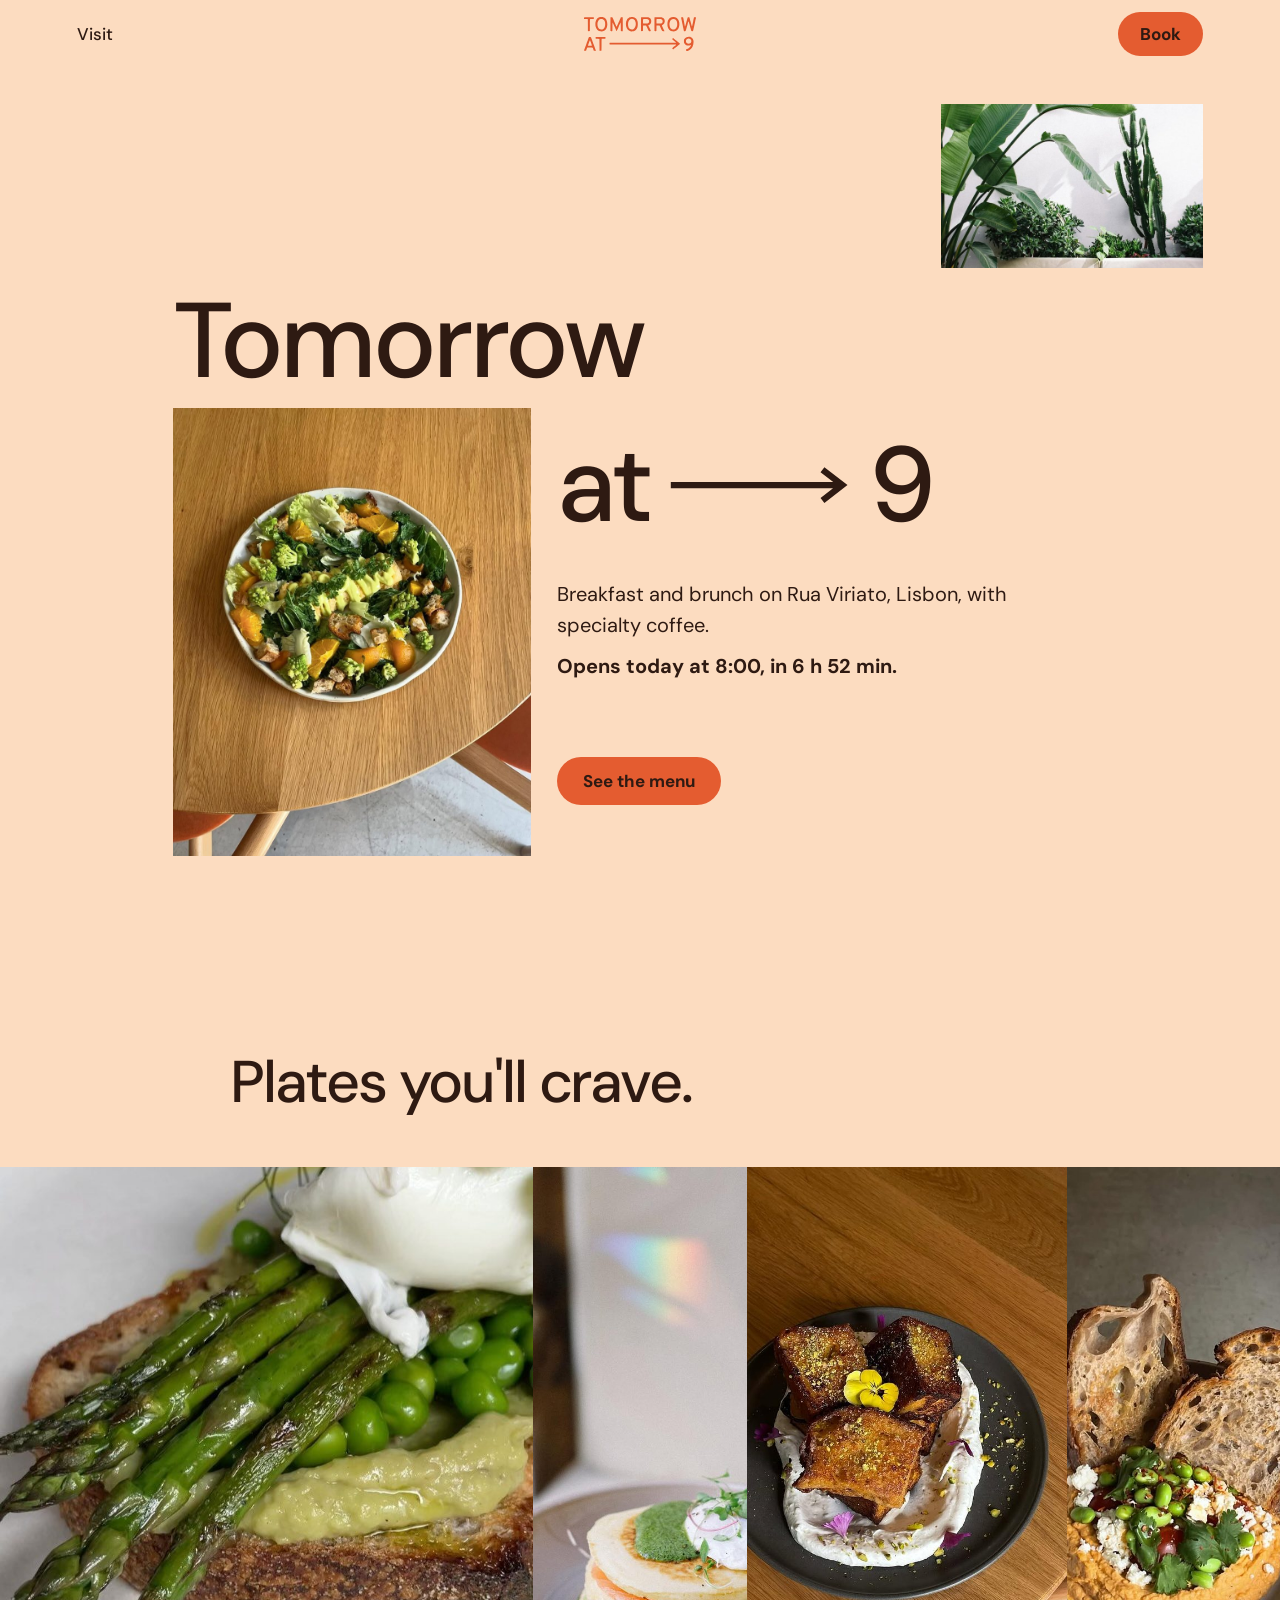
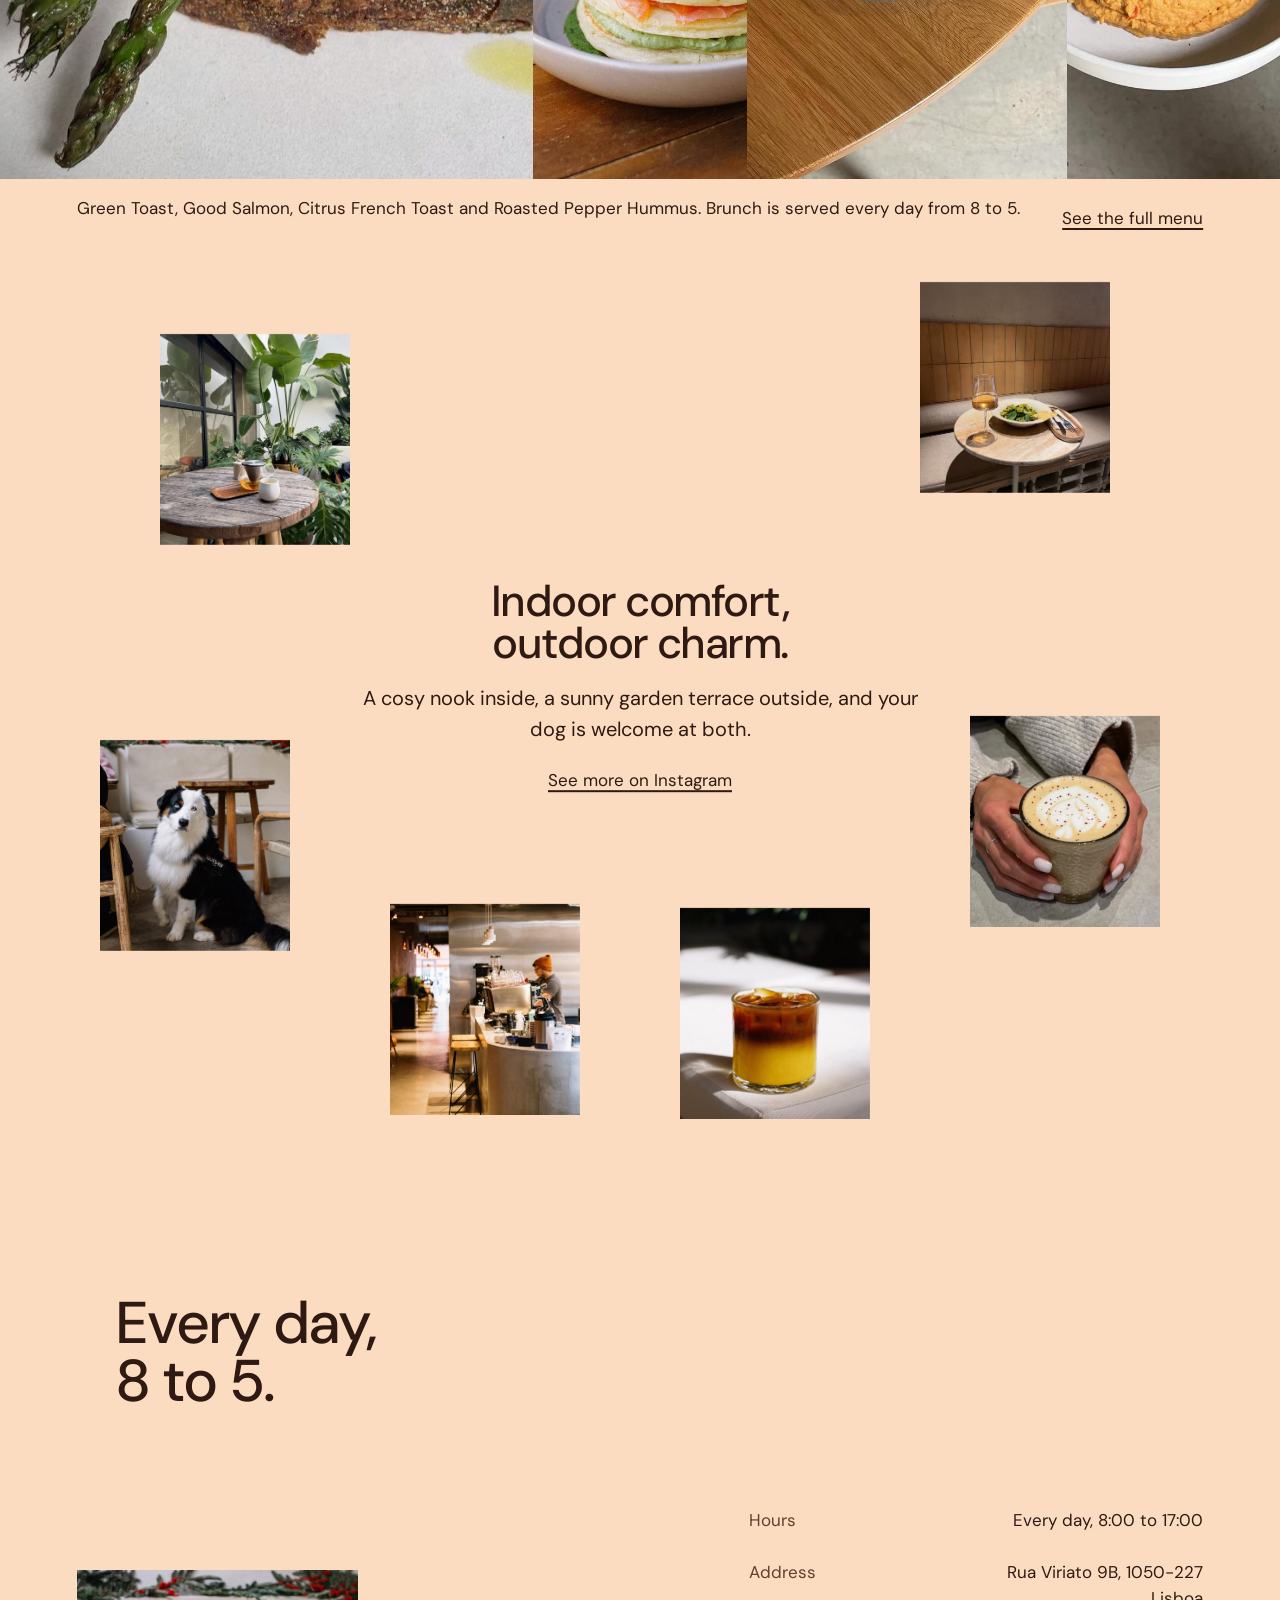
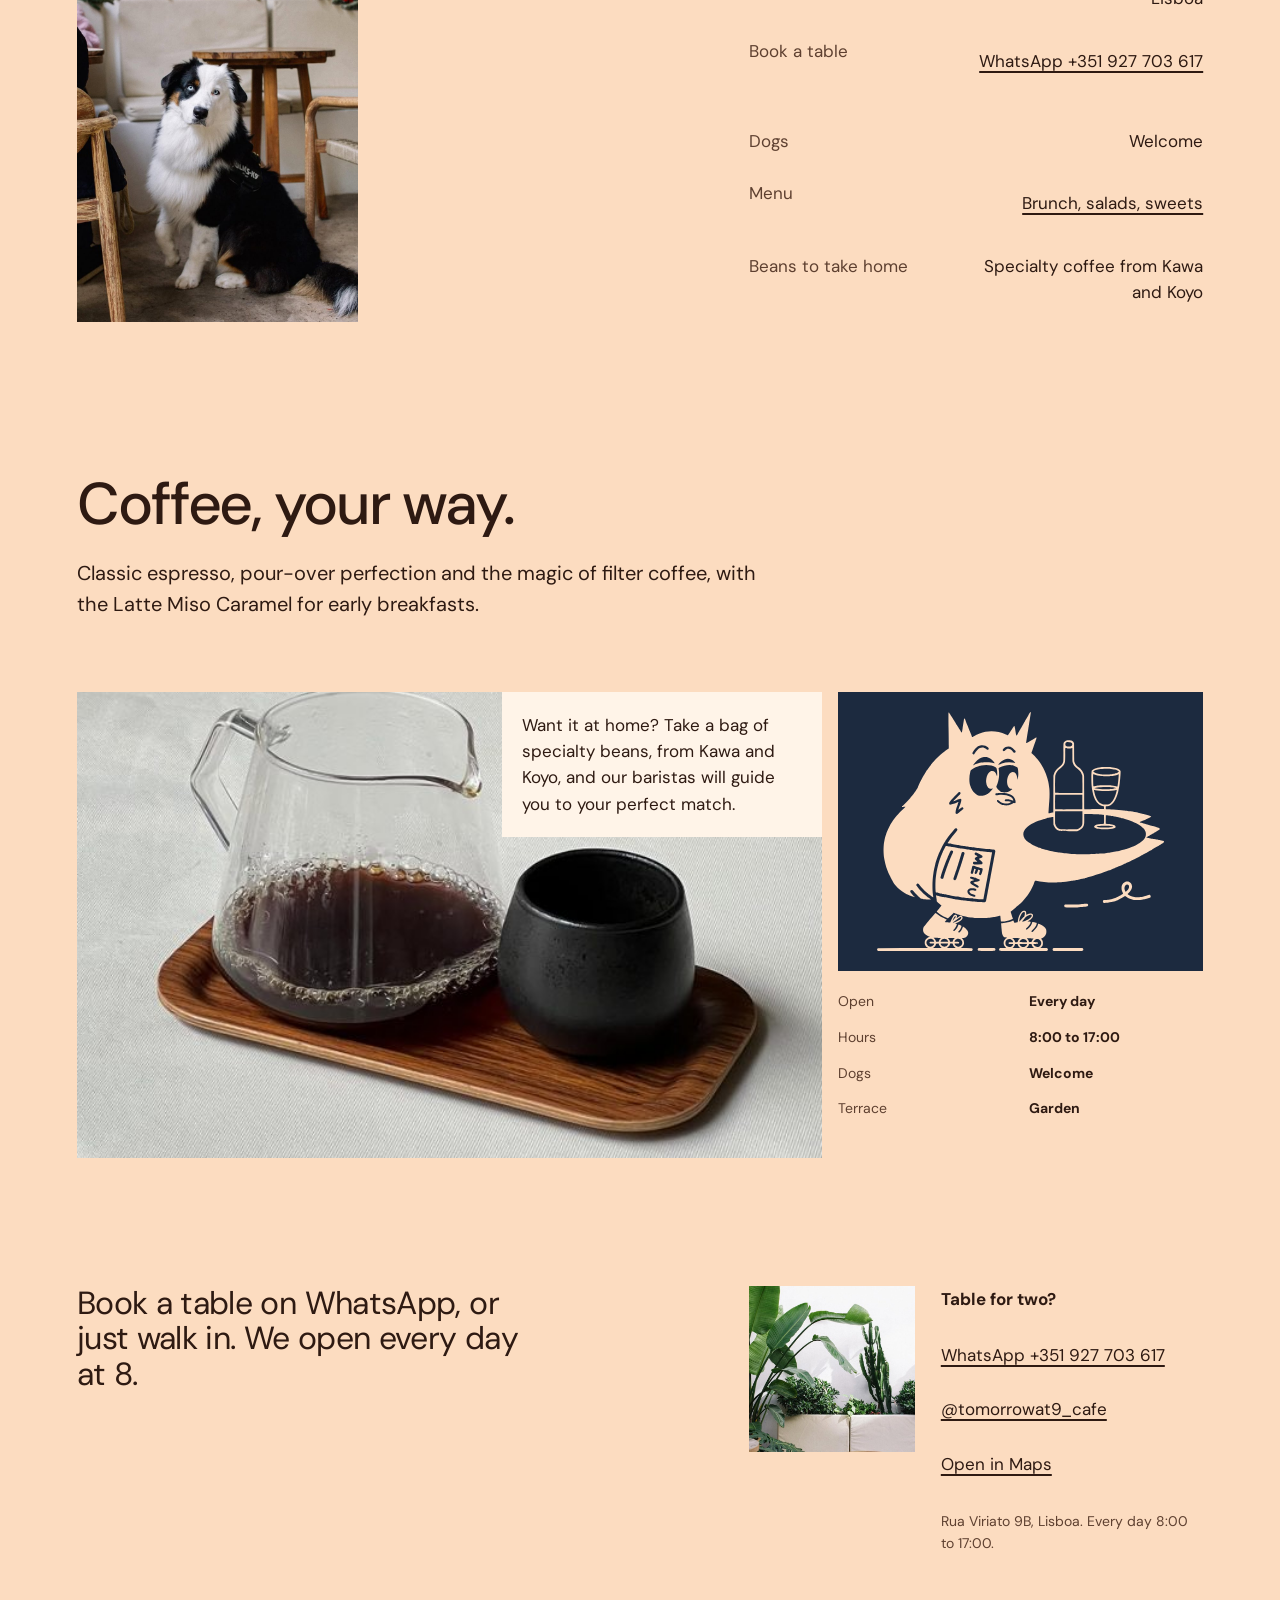
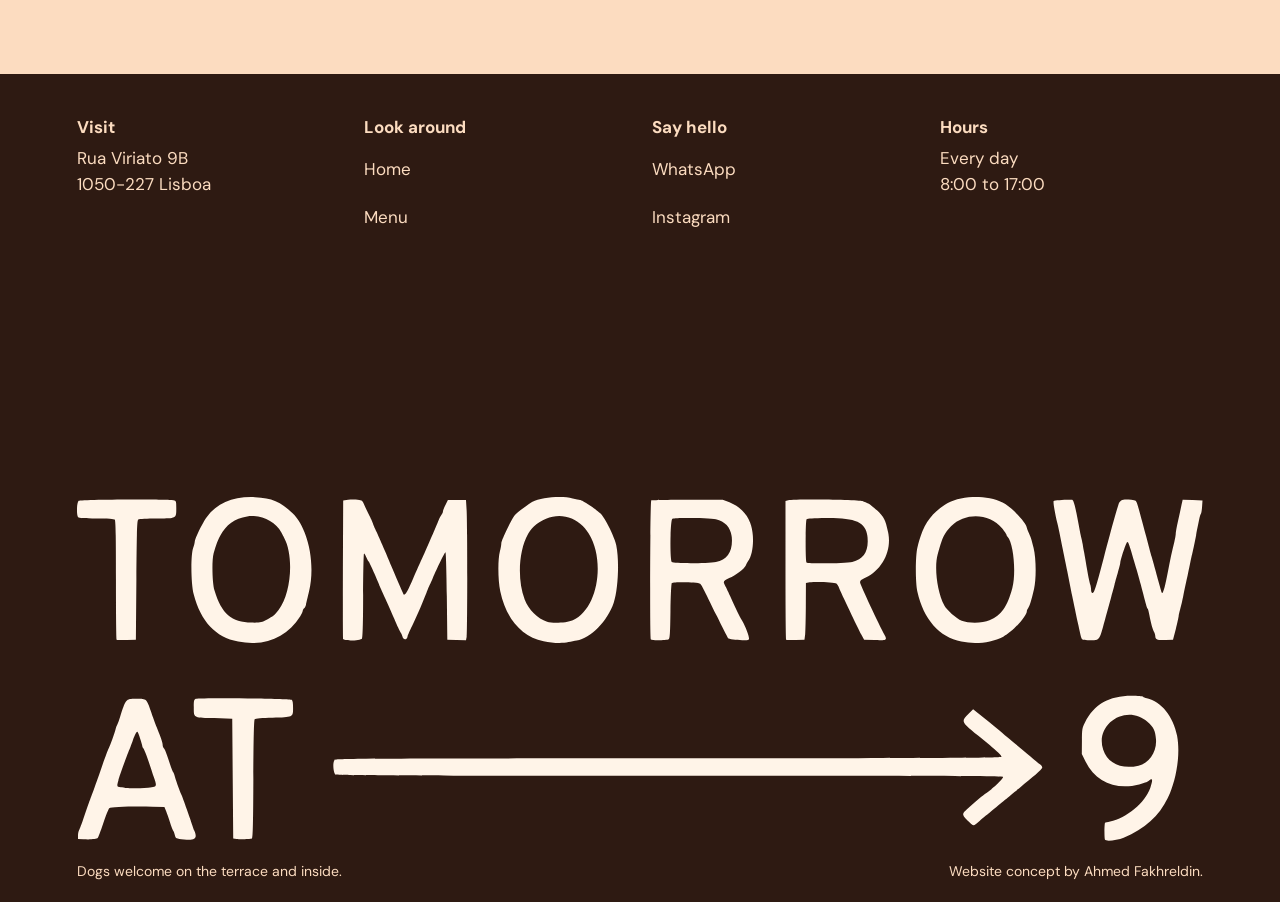
<file: index.html>
<!doctype html><html lang="en"><head><meta charset="utf-8"><meta name="viewport" content="width=device-width,initial-scale=1,minimum-scale=1"><title>Tomorrow at 9 - Breakfast and brunch in Lisbon</title><meta name="description" content="Breakfast, brunch and specialty coffee on Rua Viriato, Lisbon. Open every day 8:00 to 17:00. Dog friendly."><meta name="theme-color" content="#FCDCC0"><link rel="icon" href="favicon.svg" type="image/svg+xml"><link rel="icon" href="favicon.ico" sizes="32x32"><link rel="apple-touch-icon" href="apple-touch-icon.png"><link rel="preload" as="font" type="font/woff2" crossorigin href="fonts/DMSans-normal-400.woff2"><style>html.fl body{opacity:0}</style><script>document.documentElement.classList.add("fl","js");(function(){function d(){document.documentElement.classList.remove("fl")}setTimeout(d,1200);if(document.fonts)Promise.all([document.fonts.load("400 16px \"DM Sans\""),document.fonts.load("500 16px \"DM Sans\""),document.fonts.load("700 16px \"DM Sans\"")]).then(d,d)})()</script><link rel="stylesheet" href="fonts.css?v=22"><link rel="stylesheet" href="style.css?v=22"></head><body><a class="skip" href="#main">Skip to content</a><header class="nav"><a class="nl" href="#visit">Visit</a><a class="wm" href="index.html" aria-label="Tomorrow at 9, home"><img src="img/wordmark.svg" alt="Tomorrow at 9" width="111" height="34"></a><a class="btn" href="https://wa.me/351927703617">Book</a></header>
<main id="main">
<section class="hero">
 <figure class="small"><img src="img/terrace2.jpg" alt="Plants and seating on the terrace" width="720" height="900"></figure>
 <h1><span class="l1">Tomorrow</span><span class="l2">at <svg viewBox="0 0 200 40" aria-hidden="true"><path d="M2 20H192M170 3L192 20L170 37" fill="none" stroke="currentColor" stroke-width="7" stroke-linecap="butt" stroke-linejoin="miter"/></svg> 9</span></h1>
 <figure class="big" id="xf">
  <img class="on" src="img/pt-salad.jpg" alt="A salad with black cabbage and oranges on a round oak table" width="720" height="900">
  <img src="img/pepper-salad.jpg" alt="A citrus pepper salad in a white bowl on an oak table" width="720" height="900" loading="lazy">
  <img src="img/zucchini.jpg" alt="Zucchini pancakes with salmon in a bowl on an oak table" width="720" height="900" loading="lazy">
 </figure>
 <p class="lead">Breakfast and brunch on Rua Viriato, Lisbon, with specialty coffee. <b id="live">Open every day, 8:00 to 17:00.</b></p>
 <p class="cta"><a class="btn" href="menu.html">See the menu</a></p>
</section>

<section class="sec sc">
 <h2 class="rv">Plates you'll crave.</h2>
 <div class="band">
  <div class="p" style="--g:5"><img src="img/green-toast.jpg" alt="Green Toast with asparagus and a poached egg" width="720" height="900" loading="lazy"></div>
  <div class="p" style="--g:2"><img src="img/good-salmon.jpg" alt="Pancakes with salmon, avocado and a poached egg" width="720" height="900" loading="lazy"></div>
  <div class="p" style="--g:3"><img src="img/french-toast.jpg" alt="Citrus French Toast with pistachios" width="720" height="900" loading="lazy"></div>
  <div class="p" style="--g:2"><img src="img/hummus.jpg" alt="Roasted pepper hummus with bread" width="720" height="900" loading="lazy"></div>
 </div>
 <p class="cap rv"><span>Green Toast, Good Salmon, Citrus French Toast and Roasted Pepper Hummus. Brunch is served every day from 8 to 5.</span><a class="ul" href="menu.html">See the full menu</a></p>
</section>

<section class="sec gal">
 <figure class="g1" style="--dy:20px"><img src="img/terrace.jpg" alt="A table on the terrace among palms" width="720" height="800" loading="lazy"></figure>
 <figure class="g2" style="--dy:-14px"><img src="img/interior.jpg" alt="A round oak table on a cushioned bench" width="720" height="800" loading="lazy"></figure>
 <div class="c"><div class="rv"><h2>Indoor comfort, outdoor charm.</h2><p>A cosy nook inside, a sunny garden terrace outside, and your dog is welcome at both.</p><a class="ul" href="https://www.instagram.com/tomorrowat9_cafe/">See more on Instagram</a></div></div>
 <figure class="g3" style="--dy:-24px"><img src="img/dog.jpg" alt="A black and white dog sitting beside a wooden table" width="720" height="800" loading="lazy"></figure>
 <figure class="g4" style="--dy:14px"><img src="img/counter.jpg" alt="The coffee counter inside the cafe" width="720" height="800" loading="lazy"></figure>
 <figure class="g5" style="--dy:24px"><img src="img/latte.jpg" alt="Hands holding a latte with latte art" width="720" height="800" loading="lazy"></figure>
 <figure class="g6" style="--dy:-18px"><img src="img/bumble.jpg" alt="Bumble coffee, an iced orange and espresso drink" width="720" height="800" loading="lazy"></figure>
</section>

<section class="sec li">
 <h2 class="rv">Every day,<br>8 to 5.</h2>
  <ul class="rows rv">
  <li><span>Hours</span><span>Every day, 8:00 to 17:00</span></li>
  <li><span>Address</span><span>Rua Viriato 9B, 1050-227 Lisboa</span></li>
  <li><span>Book a table</span><span><a class="ul" href="https://wa.me/351927703617">WhatsApp +351 927 703 617</a></span></li>
  <li class="gp"><span>Dogs</span><span>Welcome</span></li>
  <li><span>Menu</span><span><a class="ul" href="menu.html">Brunch, salads, sweets</a></span></li>
  <li><span>Beans to take home</span><span>Specialty coffee from Kawa and Koyo</span></li>
 </ul>
 <figure class="pic rv"><img src="img/dog.jpg" alt="A black and white dog waiting at the table" width="720" height="900" loading="lazy"></figure>
</section>

<section class="sec ab">
 <h2 class="rv">Coffee, your way.</h2>
 <p class="lead rv">Classic espresso, pour-over perfection and the magic of filter coffee, with the Latte Miso Caramel for early breakfasts.</p>
 <div class="tiles">
  <div class="ph rv"><img src="img/pourover.jpg" alt="A pour-over carafe and a cup on a wooden tray" width="720" height="900" loading="lazy"><p class="note">Want it at home? Take a bag of specialty beans, from Kawa and Koyo, and our baristas will guide you to your perfect match.</p></div>
  <div class="tile rv">
   <div class="ol"><img src="img/owl-waiter-peach.svg" alt="Illustration: the Tomorrow at 9 owl on roller skates, carrying a menu, a bottle and a glass" width="268" height="224" loading="lazy"></div>
   <dl><dt>Open</dt><dd>Every day</dd><dt>Hours</dt><dd>8:00 to 17:00</dd><dt>Dogs</dt><dd>Welcome</dd><dt>Terrace</dt><dd>Garden</dd></dl>
  </div>
 </div>
</section>

<section class="ct" id="visit">
 <p class="s rv">Book a table on WhatsApp, or just walk in. We open every day at 8.</p>
 <figure class="ph2 rv"><img src="img/terrace2.jpg" alt="Plants and seating on the terrace" width="720" height="900" loading="lazy"></figure>
 <div class="lk rv"><strong>Table for two?</strong><a class="ul" href="https://wa.me/351927703617">WhatsApp +351 927 703 617</a><a class="ul" href="https://www.instagram.com/tomorrowat9_cafe/">@tomorrowat9_cafe</a><a class="ul" href="https://www.google.com/maps/search/?api=1&query=Tomorrow+at+9+Rua+Viriato+9B+Lisboa">Open in Maps</a><small>Rua Viriato 9B, Lisboa. Every day 8:00 to 17:00.</small></div>
</section>
</main><footer class="ft"><div class="cols"><div><b>Visit</b><p>Rua Viriato 9B<br>1050-227 Lisboa</p></div><div><b>Look around</b><a href="index.html">Home</a><a href="menu.html">Menu</a></div><div><b>Say hello</b><a href="https://wa.me/351927703617">WhatsApp</a><a href="https://www.instagram.com/tomorrowat9_cafe/">Instagram</a></div><div><b>Hours</b><p>Every day<br>8:00 to 17:00</p></div></div><div></div><div><a class="big" href="index.html" aria-label="Tomorrow at 9, home" style="display:block"><img src="img/wordmark-cream.svg" alt="Tomorrow at 9" width="1157" height="353"></a><div class="legal"><span>Dogs welcome on the terrace and inside.</span><span>Website concept by Ahmed Fakhreldin.</span></div></div></footer><script src="app.js?v=22"></script></body></html>
</file>
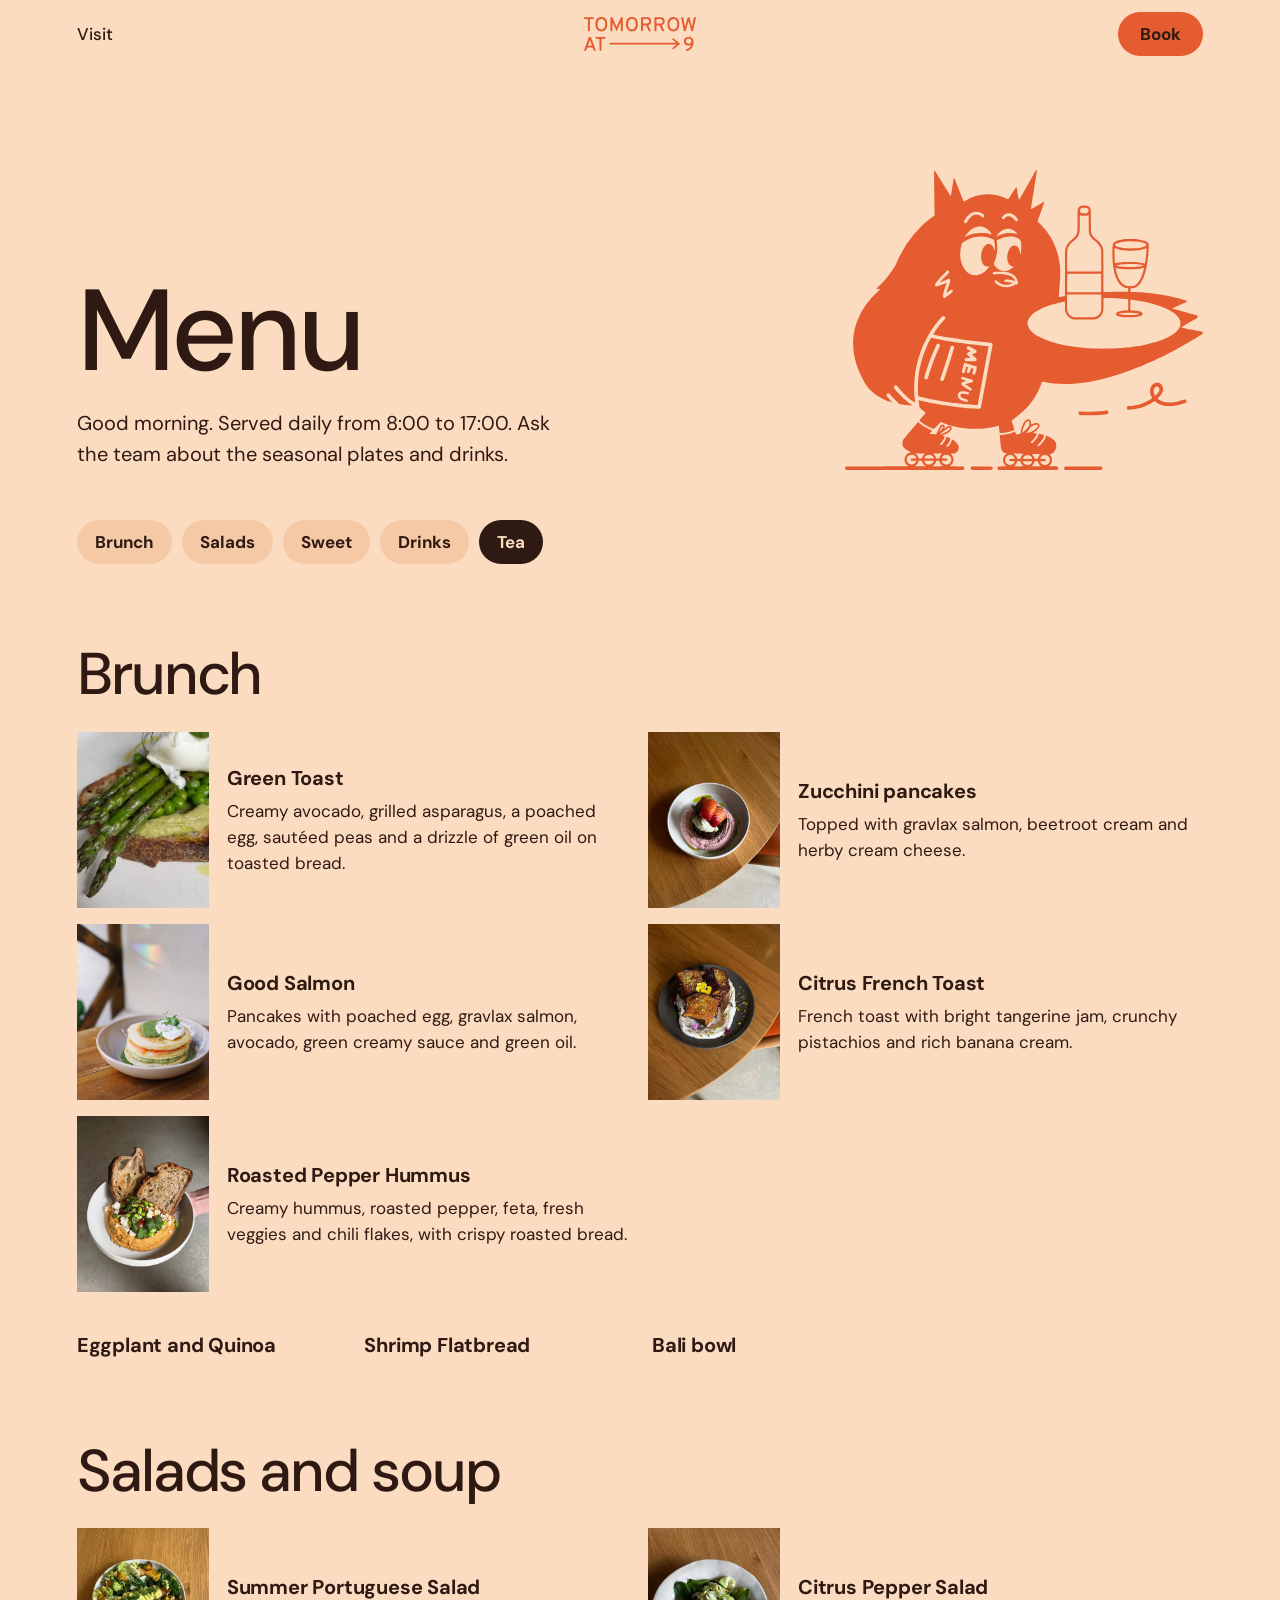
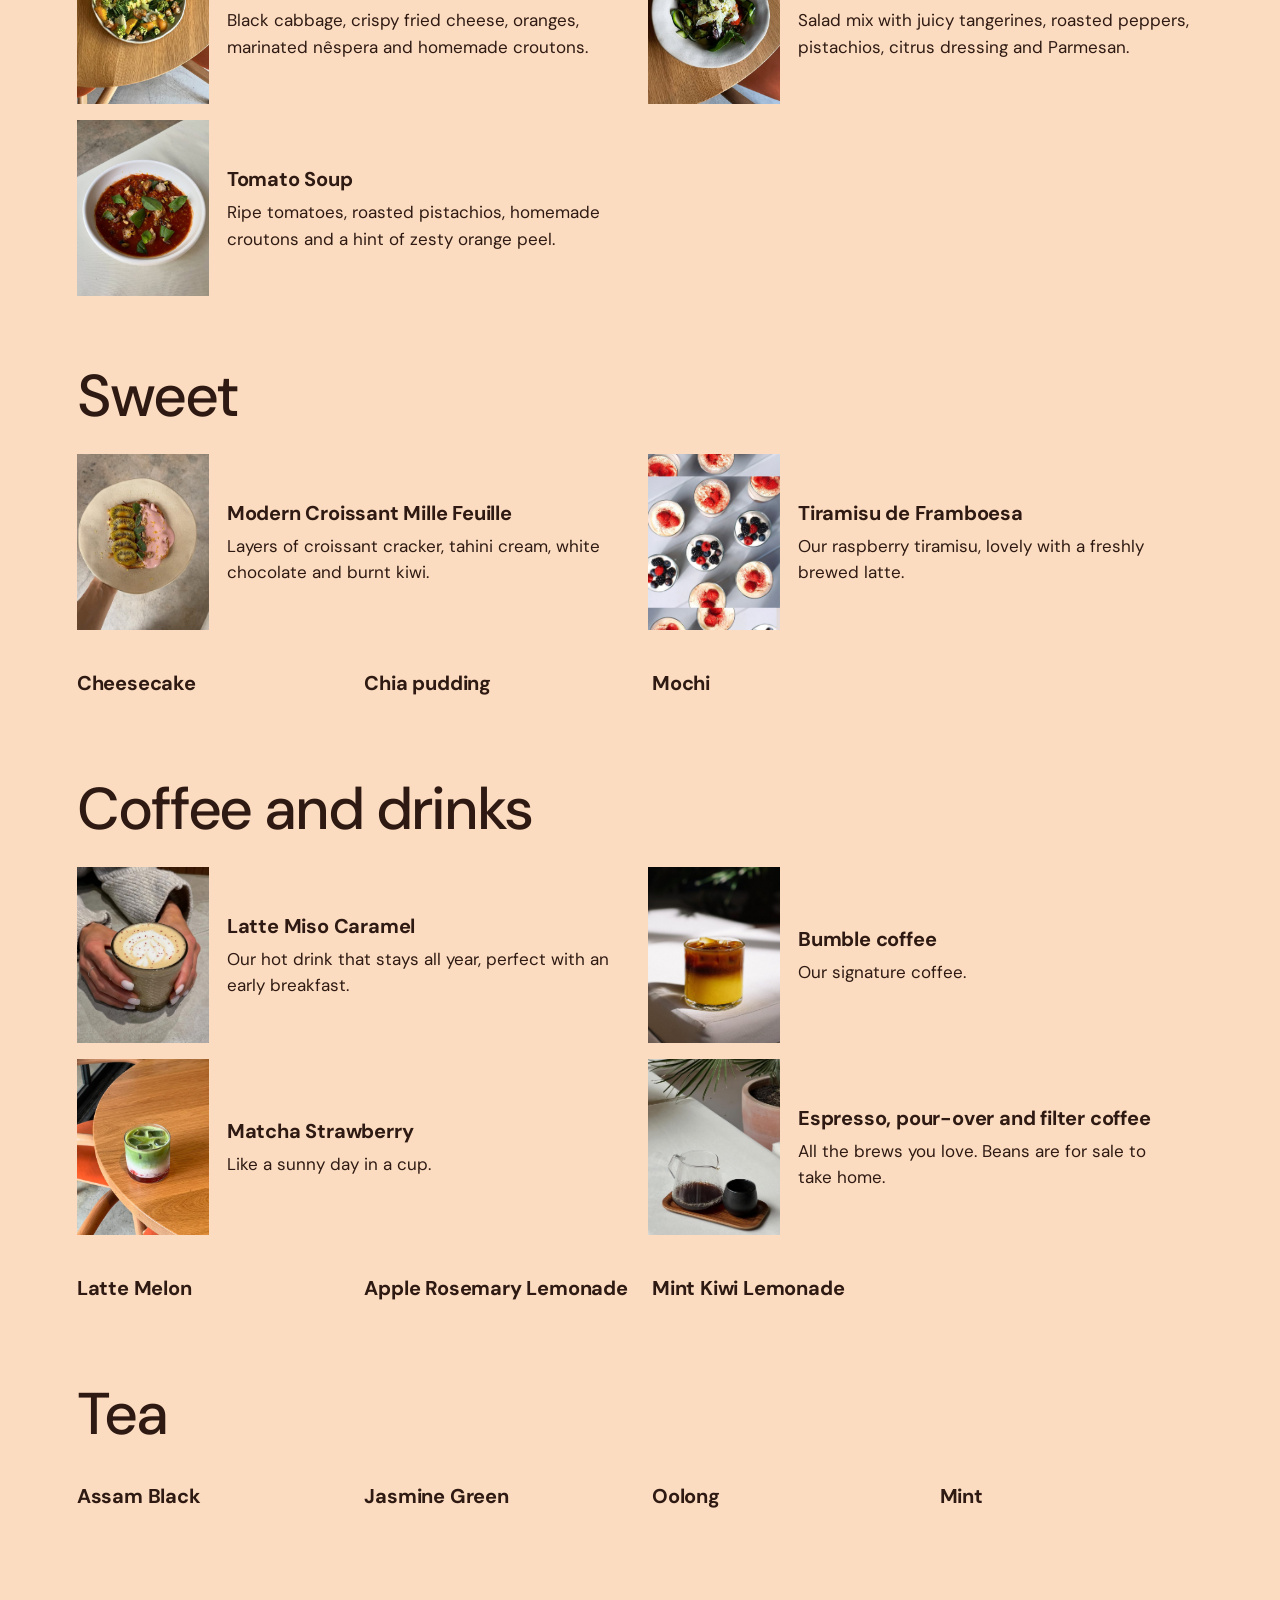
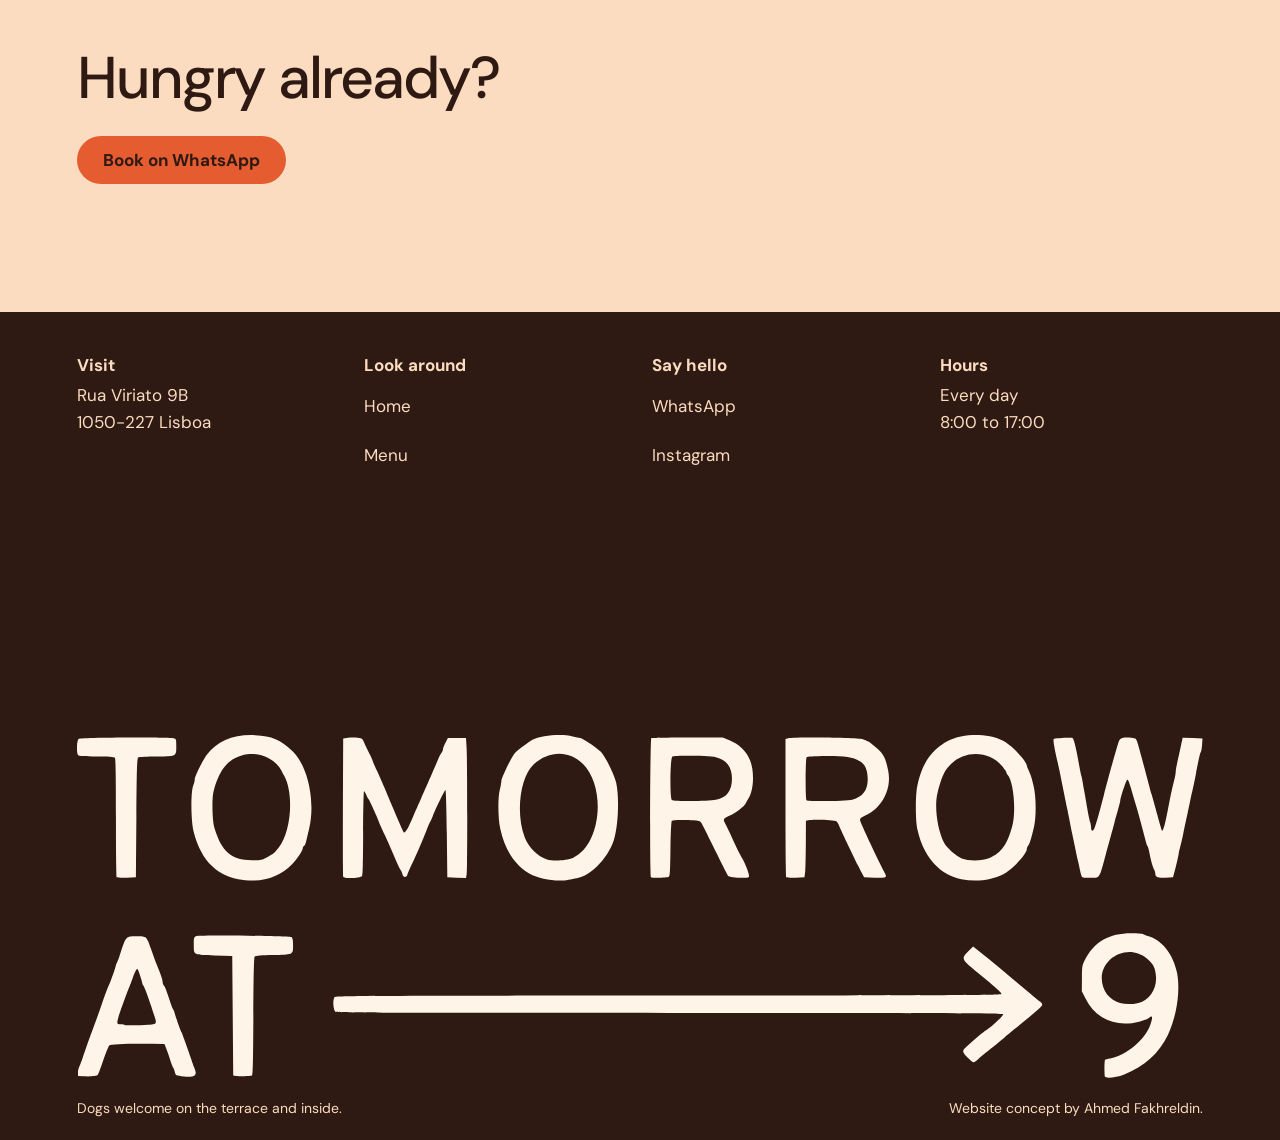
<file: menu.html>
<!doctype html><html lang="en"><head><meta charset="utf-8"><meta name="viewport" content="width=device-width,initial-scale=1,minimum-scale=1"><title>Menu - Tomorrow at 9</title><meta name="description" content="The Tomorrow at 9 menu: brunch, salads, sweets, coffee and tea."><meta name="theme-color" content="#FCDCC0"><link rel="icon" href="favicon.svg" type="image/svg+xml"><link rel="icon" href="favicon.ico" sizes="32x32"><link rel="apple-touch-icon" href="apple-touch-icon.png"><link rel="preload" as="font" type="font/woff2" crossorigin href="fonts/DMSans-normal-400.woff2"><style>html.fl body{opacity:0}</style><script>document.documentElement.classList.add("fl","js");(function(){function d(){document.documentElement.classList.remove("fl")}setTimeout(d,1200);if(document.fonts)Promise.all([document.fonts.load("400 16px \"DM Sans\""),document.fonts.load("500 16px \"DM Sans\""),document.fonts.load("700 16px \"DM Sans\"")]).then(d,d)})()</script><link rel="stylesheet" href="fonts.css?v=22"><link rel="stylesheet" href="style.css?v=22"></head><body><a class="skip" href="#main">Skip to content</a><header class="nav"><a class="nl" href="index.html#visit">Visit</a><a class="wm" href="index.html" aria-label="Tomorrow at 9, home"><img src="img/wordmark.svg" alt="Tomorrow at 9" width="111" height="34"></a><a class="btn" href="https://wa.me/351927703617">Book</a></header>
<main id="main">
<div class="mhead"><div class="tx"><h1>Menu</h1><p class="d"><span id="greet">Good morning.</span> Served daily from 8:00 to 17:00. Ask the team about the seasonal plates and drinks.</p></div><div class="ow"><img src="img/owl-waiter.svg" alt="Illustration: the Tomorrow at 9 owl on roller skates, carrying a menu, a bottle and a glass" width="268" height="224"></div></div>
<nav class="chips" aria-label="Menu categories"><div class="in"><a class="chip on" href="#brunch">Brunch</a><a class="chip" href="#salads">Salads</a><a class="chip" href="#sweet">Sweet</a><a class="chip" href="#drinks">Drinks</a><a class="chip" href="#tea">Tea</a></div></nav>
<div class="mn"><div class="cat" id="brunch"><h2 class="rv">Brunch</h2><div class="items"><div class="item rv"><img src="img/green-toast.jpg" alt="" width="720" height="900" loading="lazy"><div><h3>Green Toast</h3><p>Creamy avocado, grilled asparagus, a poached egg, sautéed peas and a drizzle of green oil on toasted bread.</p></div></div><div class="item rv"><img src="img/zucchini.jpg" alt="" width="720" height="900" loading="lazy"><div><h3>Zucchini pancakes</h3><p>Topped with gravlax salmon, beetroot cream and herby cream cheese.</p></div></div><div class="item rv"><img src="img/good-salmon.jpg" alt="" width="720" height="900" loading="lazy"><div><h3>Good Salmon</h3><p>Pancakes with poached egg, gravlax salmon, avocado, green creamy sauce and green oil.</p></div></div><div class="item rv"><img src="img/french-toast.jpg" alt="" width="720" height="900" loading="lazy"><div><h3>Citrus French Toast</h3><p>French toast with bright tangerine jam, crunchy pistachios and rich banana cream.</p></div></div><div class="item rv"><img src="img/hummus.jpg" alt="" width="720" height="900" loading="lazy"><div><h3>Roasted Pepper Hummus</h3><p>Creamy hummus, roasted pepper, feta, fresh veggies and chili flakes, with crispy roasted bread.</p></div></div></div><div class="items plains"><div class="item plain"><h3>Eggplant and Quinoa</h3></div><div class="item plain"><h3>Shrimp Flatbread</h3></div><div class="item plain"><h3>Bali bowl</h3></div></div></div><div class="cat" id="salads"><h2 class="rv">Salads and soup</h2><div class="items"><div class="item rv"><img src="img/pt-salad.jpg" alt="" width="720" height="900" loading="lazy"><div><h3>Summer Portuguese Salad</h3><p>Black cabbage, crispy fried cheese, oranges, marinated nêspera and homemade croutons.</p></div></div><div class="item rv"><img src="img/pepper-salad.jpg" alt="" width="720" height="900" loading="lazy"><div><h3>Citrus Pepper Salad</h3><p>Salad mix with juicy tangerines, roasted peppers, pistachios, citrus dressing and Parmesan.</p></div></div><div class="item rv"><img src="img/tomato-soup.jpg" alt="" width="720" height="900" loading="lazy"><div><h3>Tomato Soup</h3><p>Ripe tomatoes, roasted pistachios, homemade croutons and a hint of zesty orange peel.</p></div></div></div></div><div class="cat" id="sweet"><h2 class="rv">Sweet</h2><div class="items"><div class="item rv"><img src="img/mille-feuille.jpg" alt="" width="720" height="900" loading="lazy"><div><h3>Modern Croissant Mille Feuille</h3><p>Layers of croissant cracker, tahini cream, white chocolate and burnt kiwi.</p></div></div><div class="item rv"><img src="img/tiramisu.jpg" alt="" width="720" height="900" loading="lazy"><div><h3>Tiramisu de Framboesa</h3><p>Our raspberry tiramisu, lovely with a freshly brewed latte.</p></div></div></div><div class="items plains"><div class="item plain"><h3>Cheesecake</h3></div><div class="item plain"><h3>Chia pudding</h3></div><div class="item plain"><h3>Mochi</h3></div></div></div><div class="cat" id="drinks"><h2 class="rv">Coffee and drinks</h2><div class="items"><div class="item rv"><img src="img/latte.jpg" alt="" width="720" height="900" loading="lazy"><div><h3>Latte Miso Caramel</h3><p>Our hot drink that stays all year, perfect with an early breakfast.</p></div></div><div class="item rv"><img src="img/bumble.jpg" alt="" width="720" height="900" loading="lazy"><div><h3>Bumble coffee</h3><p>Our signature coffee.</p></div></div><div class="item rv"><img src="img/matcha.jpg" alt="" width="720" height="900" loading="lazy"><div><h3>Matcha Strawberry</h3><p>Like a sunny day in a cup.</p></div></div><div class="item rv"><img src="img/pourover.jpg" alt="" width="720" height="900" loading="lazy"><div><h3>Espresso, pour-over and filter coffee</h3><p>All the brews you love. Beans are for sale to take home.</p></div></div></div><div class="items plains"><div class="item plain"><h3>Latte Melon</h3></div><div class="item plain"><h3>Apple Rosemary Lemonade</h3></div><div class="item plain"><h3>Mint Kiwi Lemonade</h3></div></div></div><div class="cat" id="tea"><h2 class="rv">Tea</h2><div class="items plains"><div class="item plain"><h3>Assam Black</h3></div><div class="item plain"><h3>Jasmine Green</h3></div><div class="item plain"><h3>Oolong</h3></div><div class="item plain"><h3>Mint</h3></div></div></div></div>
<section class="mend"><h2 class="rv">Hungry already?</h2><p style="margin-top:28px"><a class="btn" href="https://wa.me/351927703617">Book on WhatsApp</a></p></section></main><footer class="ft"><div class="cols"><div><b>Visit</b><p>Rua Viriato 9B<br>1050-227 Lisboa</p></div><div><b>Look around</b><a href="index.html">Home</a><a href="menu.html">Menu</a></div><div><b>Say hello</b><a href="https://wa.me/351927703617">WhatsApp</a><a href="https://www.instagram.com/tomorrowat9_cafe/">Instagram</a></div><div><b>Hours</b><p>Every day<br>8:00 to 17:00</p></div></div><div></div><div><a class="big" href="index.html" aria-label="Tomorrow at 9, home" style="display:block"><img src="img/wordmark-cream.svg" alt="Tomorrow at 9" width="1157" height="353"></a><div class="legal"><span>Dogs welcome on the terrace and inside.</span><span>Website concept by Ahmed Fakhreldin.</span></div></div></footer><script src="app.js?v=22"></script></body></html>
</file>
<file: fonts.css>
@font-face{font-family:'DM Sans';font-style:normal;font-weight:400;font-display:block;src:url(fonts/DMSans-normal-400.woff2) format('woff2');unicode-range:U+0000-00FF, U+0131, U+0152-0153, U+02BB-02BC, U+02C6, U+02DA, U+02DC, U+0304, U+0308, U+0329, U+2000-206F, U+20AC, U+2122, U+2191, U+2193, U+2212, U+2215, U+FEFF, U+FFFD}
@font-face{font-family:'DM Sans';font-style:normal;font-weight:500;font-display:block;src:url(fonts/DMSans-normal-500.woff2) format('woff2');unicode-range:U+0000-00FF, U+0131, U+0152-0153, U+02BB-02BC, U+02C6, U+02DA, U+02DC, U+0304, U+0308, U+0329, U+2000-206F, U+20AC, U+2122, U+2191, U+2193, U+2212, U+2215, U+FEFF, U+FFFD}
@font-face{font-family:'DM Sans';font-style:normal;font-weight:700;font-display:block;src:url(fonts/DMSans-normal-700.woff2) format('woff2');unicode-range:U+0000-00FF, U+0131, U+0152-0153, U+02BB-02BC, U+02C6, U+02DA, U+02DC, U+0304, U+0308, U+0329, U+2000-206F, U+20AC, U+2122, U+2191, U+2193, U+2212, U+2215, U+FEFF, U+FFFD}
</file>
<file: style.css>
:root{--bg:#FCDCC0;--field:#FFF4E8;--ink:#2E1A12;--soft:#5E4030;--accent:#E45C30;--night:#1C2A3F;--m:clamp(16px,6vw,96px)}
*{box-sizing:border-box}
html{scroll-behavior:smooth;overflow-x:clip}
body{margin:0;background:var(--bg);color:var(--ink);font:400 17px/1.55 'DM Sans',system-ui,sans-serif;overflow-x:clip;transition:opacity .25s ease}
h1,h2,h3,p{margin:0}
h1,h2,h3{text-wrap:balance}
p{text-wrap:pretty}
h1,h2{font-weight:500;letter-spacing:-.035em;line-height:.98}
h2{font-size:clamp(38px,4.6vw,66px)}
h3{font-size:20px;font-weight:700;letter-spacing:-.01em}
a{color:inherit}
img,svg{display:block;max-width:100%}
figure{margin:0}
img{object-fit:cover}
.sr{position:absolute;width:1px;height:1px;overflow:hidden;clip:rect(0 0 0 0);white-space:nowrap}
.skip{position:absolute;left:-9999px;top:10px;z-index:50;background:var(--ink);color:var(--bg);padding:12px 18px;border-radius:999px;font-weight:700;text-decoration:none}
.skip:focus{left:12px}
:focus-visible{outline:3px solid var(--ink);outline-offset:3px}
.btn{display:inline-flex;align-items:center;justify-content:center;min-height:48px;padding:0 26px;border-radius:999px;background:var(--accent);color:var(--ink);font-weight:700;text-decoration:none;border:0;cursor:pointer;white-space:nowrap;transition:transform .2s ease,background .2s ease}
.btn:active{transform:scale(.97)}
@media(hover:hover) and (pointer:fine){.btn:hover{transform:translateY(-2px)}.btn:active{transform:scale(.97)}}
.ul{display:inline-block;padding:10px 0;text-decoration:underline;text-underline-offset:4px;text-decoration-thickness:2px}
/* nav */
.nav{position:sticky;top:0;z-index:30;background:var(--bg);display:grid;grid-template-columns:1fr auto 1fr;align-items:center;padding:0 var(--m);height:68px}
.nav .nl{justify-self:start;padding:0 10px;margin-left:-10px;font-weight:500;text-decoration:none;min-height:44px;display:inline-flex;align-items:center}
.nav .wm{justify-self:center;display:inline-block;line-height:0;padding:8px 0}
.nav .wm img{height:34px;width:auto}
.nav .btn{justify-self:end;min-height:44px;padding:0 22px}
/* hero */
.hero{display:grid;grid-template-columns:repeat(12,minmax(0,1fr));column-gap:2vw;padding:0 var(--m);min-height:calc(100svh - 68px);overflow:hidden;align-content:start}
.hero .small{grid-column:10/13;grid-row:1;aspect-ratio:16/10;margin-top:4vh}
.hero .small img{width:100%;height:100%}
.hero h1{grid-column:1/-1;grid-row:2/4;display:grid;grid-template-columns:subgrid;grid-template-rows:auto auto;font-size:clamp(72px,8.3vw,128px);line-height:1;pointer-events:none}
.hero .l1{grid-column:2/10;grid-row:1;margin-top:20px}
.hero .l2{grid-column:6/13;grid-row:2;display:flex;align-items:center;gap:.18em;white-space:nowrap}
.hero .l2 svg{height:.34em;width:auto;flex:none;overflow:visible}
.hero .big{grid-column:2/6;grid-row:3/6;aspect-ratio:4/5;position:relative;margin-top:24px;align-self:start}
.hero .big img{position:absolute;inset:0;width:100%;height:100%;opacity:0;transition:opacity 1.6s ease}
.hero .big img.on{opacity:1}
.hero .lead{grid-column:6/13;grid-row:4;max-width:36ch;font-size:20px;margin-top:28px}
.hero .lead b{display:block;margin-top:10px;font-weight:700}
.hero .cta{grid-column:6/13;grid-row:5;margin-top:24px}
/* showcase */
.sec{padding:clamp(88px,12vw,200px) 0 0}
.sc h2{padding:0 var(--m) 0 calc(var(--m) + 12vw);margin-bottom:56px}
.band{display:flex;height:68svh;min-height:420px}
.band .p{position:relative;overflow:hidden;transition:flex-grow .5s ease;flex:var(--g) 1 0;min-width:0}
@media(hover:hover) and (pointer:fine){.band .p:hover{flex-grow:6}}
.band img{width:100%;height:100%}
.cap{padding:16px var(--m) 0;font-size:17px;display:flex;justify-content:space-between;gap:16px;flex-wrap:wrap}
/* gallery */
.gal{position:relative;height:max(100svh,760px);background:var(--bg)}
.gal .c{position:absolute;left:50%;top:50%;transform:translate(-50%,-50%);text-align:center;width:min(560px,86%);z-index:2}
.gal .c h2{font-size:clamp(36px,3.4vw,52px)}
.gal .c p{margin:18px 0 12px;font-size:20px}
.gal figure{position:absolute;width:190px;aspect-ratio:9/10}
@keyframes drift{from{transform:translateY(var(--dy))}to{transform:translateY(calc(var(--dy) * -1))}}
@supports (animation-timeline:view()){@media(min-width:901px) and (prefers-reduced-motion:no-preference){.gal figure{animation:drift linear both;animation-timeline:view()}}}
.gal img{width:100%;height:100%}
.g1{left:calc(50% - 480px);top:8%}.g2{left:calc(50% + 280px);top:6%}.g3{left:calc(50% - 540px);top:58%}.g4{left:calc(50% - 250px);top:72%}.g5{left:calc(50% + 330px);top:50%}.g6{left:calc(50% + 40px);top:76%}
/* list */
.li{padding-left:var(--m);padding-right:var(--m);display:grid;grid-template-columns:repeat(12,minmax(0,1fr));column-gap:2vw}
.li h2{grid-column:1/13;padding-left:3vw}
.li .pic{grid-column:1/5;grid-row:2;align-self:end;margin-top:96px}
.li .pic img{width:22vw;aspect-ratio:4/5;height:auto}
.li .rows{grid-column:8/13;grid-row:2;margin-top:96px;list-style:none;padding:0;display:grid;gap:26px}
.li .rows li{display:grid;grid-template-columns:minmax(0,.9fr) minmax(0,1.2fr);gap:12px;font-size:17px}
.li .rows li.gp{margin-top:18px}
.li .rows span:first-child{color:var(--soft)}
.li .rows span:last-child{text-align:right}
/* about */
.ab{padding-left:var(--m);padding-right:var(--m)}
.ab .lead{margin-top:24px;font-size:20px;max-width:34em}
.ab .tiles{display:grid;grid-template-columns:repeat(12,minmax(0,1fr));gap:16px;margin-top:72px}
.ab .ph{grid-column:1/9;position:relative;aspect-ratio:16/10}
.ab .ph>img{width:100%;height:100%;object-position:50% 80%}
.ab .note{position:absolute;right:0;top:0;width:320px;padding:20px;background:var(--field);font-size:17px}
.ab .tile{grid-column:9/13;display:flex;flex-direction:column;gap:20px}
.ab .tile .ol{background:var(--night);aspect-ratio:auto;height:60%;min-height:240px;display:flex;align-items:center;justify-content:center;padding:20px}
.ab .tile .ol img{width:100%;height:100%;object-fit:contain}
.ab dl{display:grid;grid-template-columns:1fr 1fr;gap:14px 16px;margin:0;font-size:14px}
.ab dt{color:var(--soft)}
.ab dd{margin:0;font-weight:700}
/* contact */
.ct{padding:clamp(120px,10vw,160px) var(--m) 120px;display:grid;grid-template-columns:repeat(12,minmax(0,1fr));column-gap:2vw;align-items:start}
.ct p.s{grid-column:1/6;font-size:clamp(22px,2.5vw,36px);line-height:1.12;letter-spacing:-.02em}
.ct .ph2{grid-column:8/10}
.ct .ph2 img{width:100%;aspect-ratio:1;height:auto}
.ct .lk{grid-column:10/13;display:grid;gap:8px;font-size:17px}
.ct .lk strong{font-weight:700;margin-bottom:12px}
.ct .lk small{font-size:14px;color:var(--soft);margin-top:16px}
/* footer */
footer.ft{background:var(--ink);color:var(--bg);min-height:92svh;display:grid;grid-template-rows:auto 1fr auto;padding:40px var(--m) 20px}
.ft .cols{display:grid;grid-template-columns:repeat(4,minmax(0,1fr));gap:24px;font-size:17px}
.ft .cols p{color:var(--bg)}
.ft .cols b{display:block;color:var(--bg);font-weight:700;margin-bottom:4px}
.ft .cols a{display:block;text-decoration:none;padding:11px 0}
.ft .big{align-self:end;padding-bottom:20px}
.ft .big img{width:100%;height:auto}
.ft .legal{font-size:14px;display:flex;justify-content:space-between;gap:16px;flex-wrap:wrap;color:var(--bg)}
/* menu page */
.mhead{padding:clamp(56px,8vw,120px) var(--m) 40px;display:grid;grid-template-columns:repeat(12,minmax(0,1fr));column-gap:2vw;align-items:end}
.mhead .tx{grid-column:1/8}
.mhead h1{font-size:clamp(64px,9vw,140px)}
.mhead .tx p.d{margin-top:20px;max-width:36ch;font-size:20px}
.mhead .ow{grid-column:9/13}
.mhead .ow img{width:100%;height:auto;object-fit:contain}
.chips{position:sticky;top:68px;z-index:25;background:var(--bg);padding:10px var(--m)}
.chips .in{display:flex;gap:10px;overflow-x:auto;scrollbar-width:none}
.chips .in::-webkit-scrollbar{display:none}
.chip{flex:none;min-height:44px;display:inline-flex;align-items:center;padding:0 18px;border-radius:999px;background:#F5C9A6;text-decoration:none;font-weight:700}
.chip.on{background:var(--ink);color:var(--bg)}
.mn{padding:0 var(--m)}
.cat{padding:72px 0 0;scroll-margin-top:130px}
.items{display:grid;grid-template-columns:repeat(2,minmax(0,1fr));gap:16px;margin-top:28px}
.item{padding:0;display:grid;grid-template-columns:132px minmax(0,1fr);gap:18px;align-items:center}
.item img{width:100%;aspect-ratio:3/4;height:auto}
.item p{margin-top:4px;font-size:17px}
.plains{grid-template-columns:repeat(auto-fill,minmax(210px,1fr));gap:4px 24px;margin-top:28px}
.item.plain{grid-template-columns:minmax(0,1fr);padding:10px 0}

.mend{padding:clamp(88px,10vw,160px) var(--m)}
/* reveal */
.js .rv{opacity:0;transform:translateY(24px);transition:opacity .5s cubic-bezier(.23,1,.32,1),transform .5s cubic-bezier(.23,1,.32,1);transition-delay:var(--d,0ms)}
.js .rv.in{opacity:1;transform:none}
@media(max-width:900px){
 body{font-size:17px}
 .hero{display:flex;flex-direction:column;padding-bottom:0;min-height:0}
 .hero .small{order:1;width:46%;margin:3vh 0 0 auto}
 .hero h1{order:2;display:block;font-size:15vw;margin-top:20px}
 .hero .l1{display:block;margin:0}
 .hero .l2{display:flex;margin-left:22vw}
 .hero .big{order:5;width:72%;margin:8px 0 0;height:auto;aspect-ratio:4/5;flex:none}
 .hero .lead{order:3;margin-top:24px;font-size:20px;max-width:none;padding-bottom:0}
 .hero .cta{order:4;display:block;margin:20px 0 32px}
 .hero .big{margin-bottom:0}
 .sec{padding-top:88px}
 .sc h2{padding-left:var(--m);margin-bottom:32px}
 .band{display:grid;grid-template-columns:repeat(100,minmax(0,1fr));grid-template-rows:42svh 42svh;height:84svh}
 .band .p{flex:none}
 .band .p:nth-child(1){grid-column:span 64}.band .p:nth-child(2){grid-column:span 36}.band .p:nth-child(3){grid-column:span 36}.band .p:nth-child(4){grid-column:span 64}
 .gal{height:auto;padding:80px var(--m) 80px;display:grid;grid-template-columns:repeat(6,minmax(0,1fr));gap:14px;align-items:center}
 .gal figure{position:static;width:auto;grid-column:span 3;transform:none!important}
 .gal .g3,.gal .g4,.gal .g5{grid-column:span 2}
 .gal figure:nth-of-type(2n){margin-top:28px}
 .gal .c{position:static;transform:none;grid-column:1/-1;grid-row:2;width:auto;padding:36px 0;order:0}
 .gal .c h2{font-size:clamp(30px,7.6vw,40px)}
 .gal .g1,.gal .g2{grid-row:1}
 .gal .g3,.gal .g4,.gal .g5,.gal .g6{grid-row:3}
 .gal .g6{display:none}
 .li{display:block}
 .li h2{padding-left:0}
 .li .tw{display:none}
 .li .rows{margin-top:40px}
 .li .rows li{grid-template-columns:1fr auto}
 .li .rows li span:first-child{grid-column:1/-1}
 .li .rows li span:last-child{grid-column:1/-1;text-align:left;font-weight:700}
 .li .pic{margin:40px 0 0 auto;width:60%}
 .li .pic img{width:100%}
  .ab .tiles{display:block;margin-top:40px}
 .ab .ph{aspect-ratio:4/3}
 .ab .note{position:static;width:auto;margin-top:0}
 .ab .tile{margin-top:16px}
 .ab .tile .ol{aspect-ratio:3/2;height:auto}
 .ct{display:block;padding-bottom:88px}
 .ct p.s{font-size:24px}
 .ct .ph2{width:96px;float:left;margin:32px 16px 0 0}
 .ct .lk{margin-top:32px;font-size:17px}
 .ct .lk small{clear:both}
 footer.ft{min-height:80svh}
 .ft .cols{grid-template-columns:repeat(2,minmax(0,1fr));gap:32px 16px;font-size:15px}
 .mhead{display:block}
 .mhead .ow{width:70%;margin:24px auto 0}
 .items{grid-template-columns:minmax(0,1fr)}
 .item{grid-template-columns:100px minmax(0,1fr);gap:14px}
}
@media(max-width:430px){
 .nav .btn{padding:0 16px}
 .nav .wm img{height:28px}
 .plains{grid-template-columns:repeat(2,minmax(0,1fr))}
 .item.plain{padding:8px 0}
 .chip{padding:0 12px;font-size:14px}
 .chips .in{gap:4px}
}
@media(prefers-reduced-motion:reduce){html{scroll-behavior:auto}body{transition:none}.js .rv{opacity:1;transform:none;transition:none}.hero .big img{transition:none}.band .p{transition:none}}

@media(max-width:360px){.chips .in{flex-wrap:wrap}.chips{padding-top:6px;padding-bottom:6px}}
</file>
